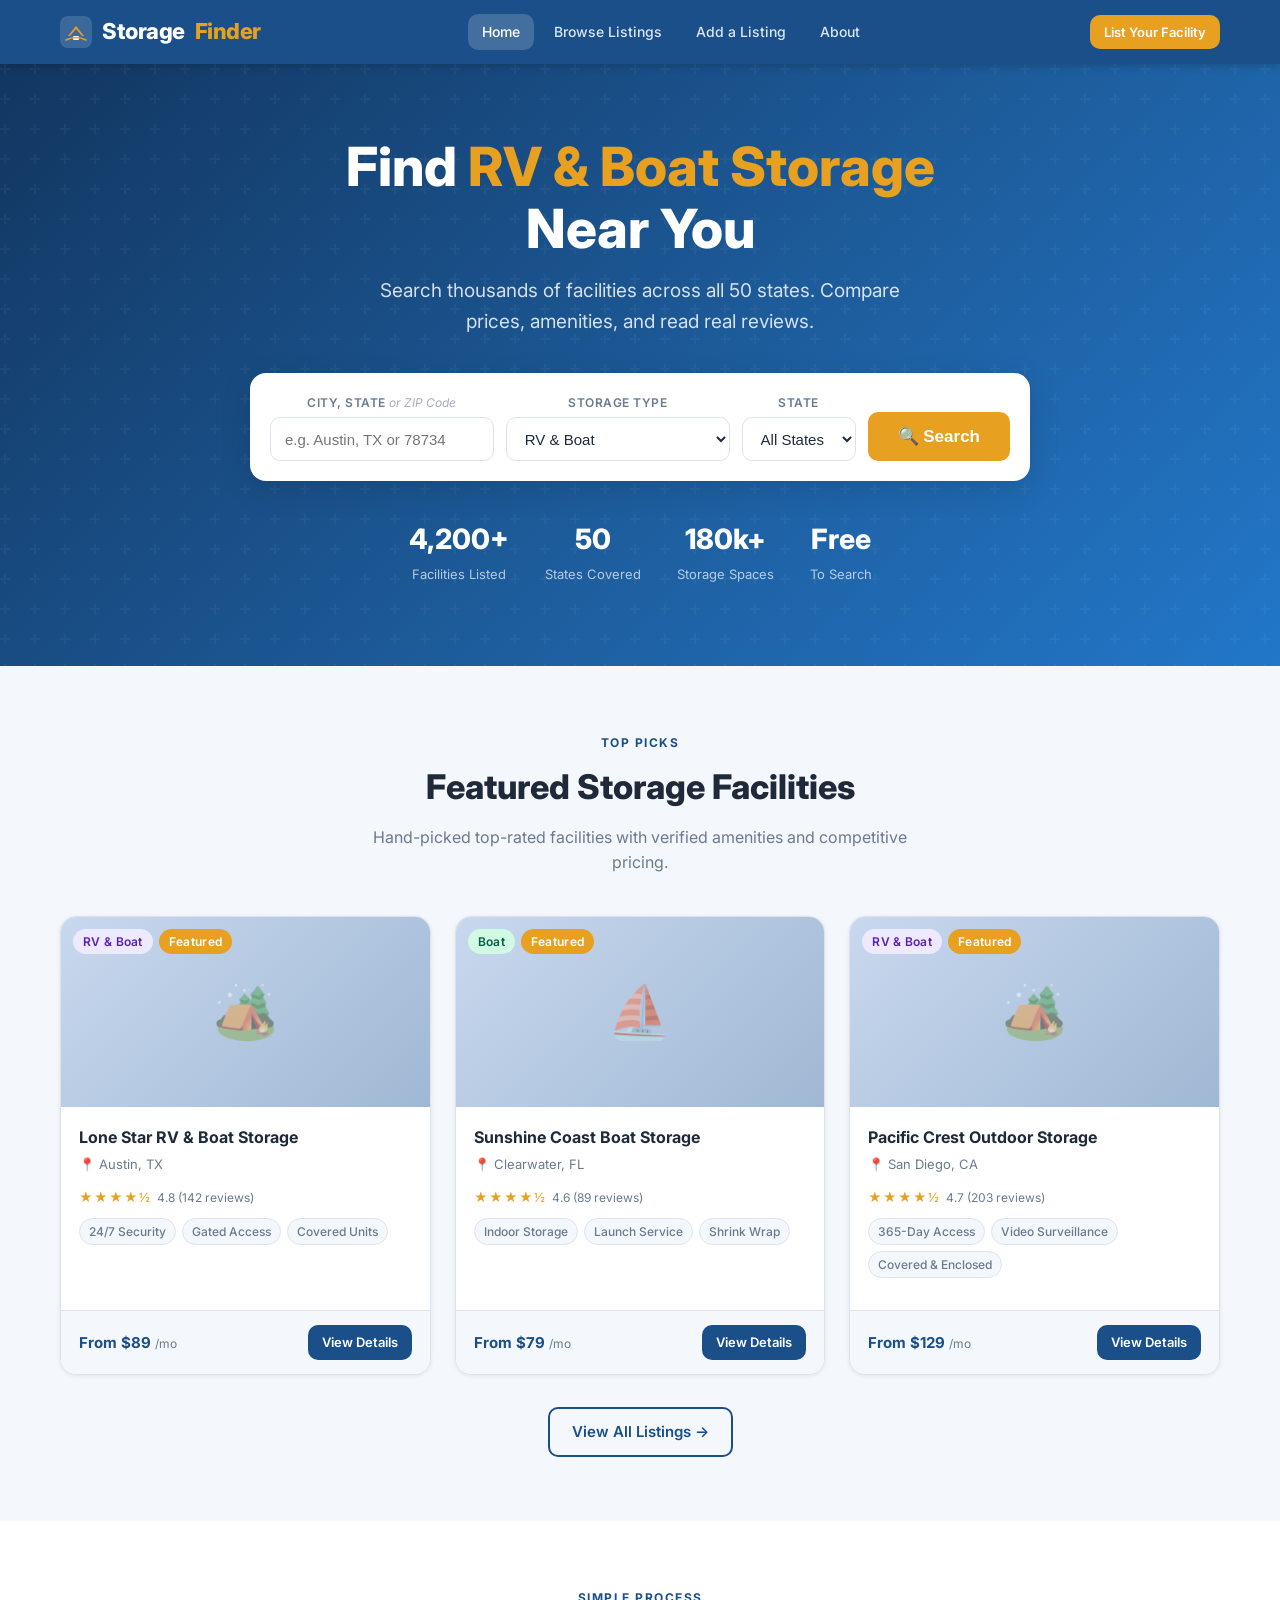
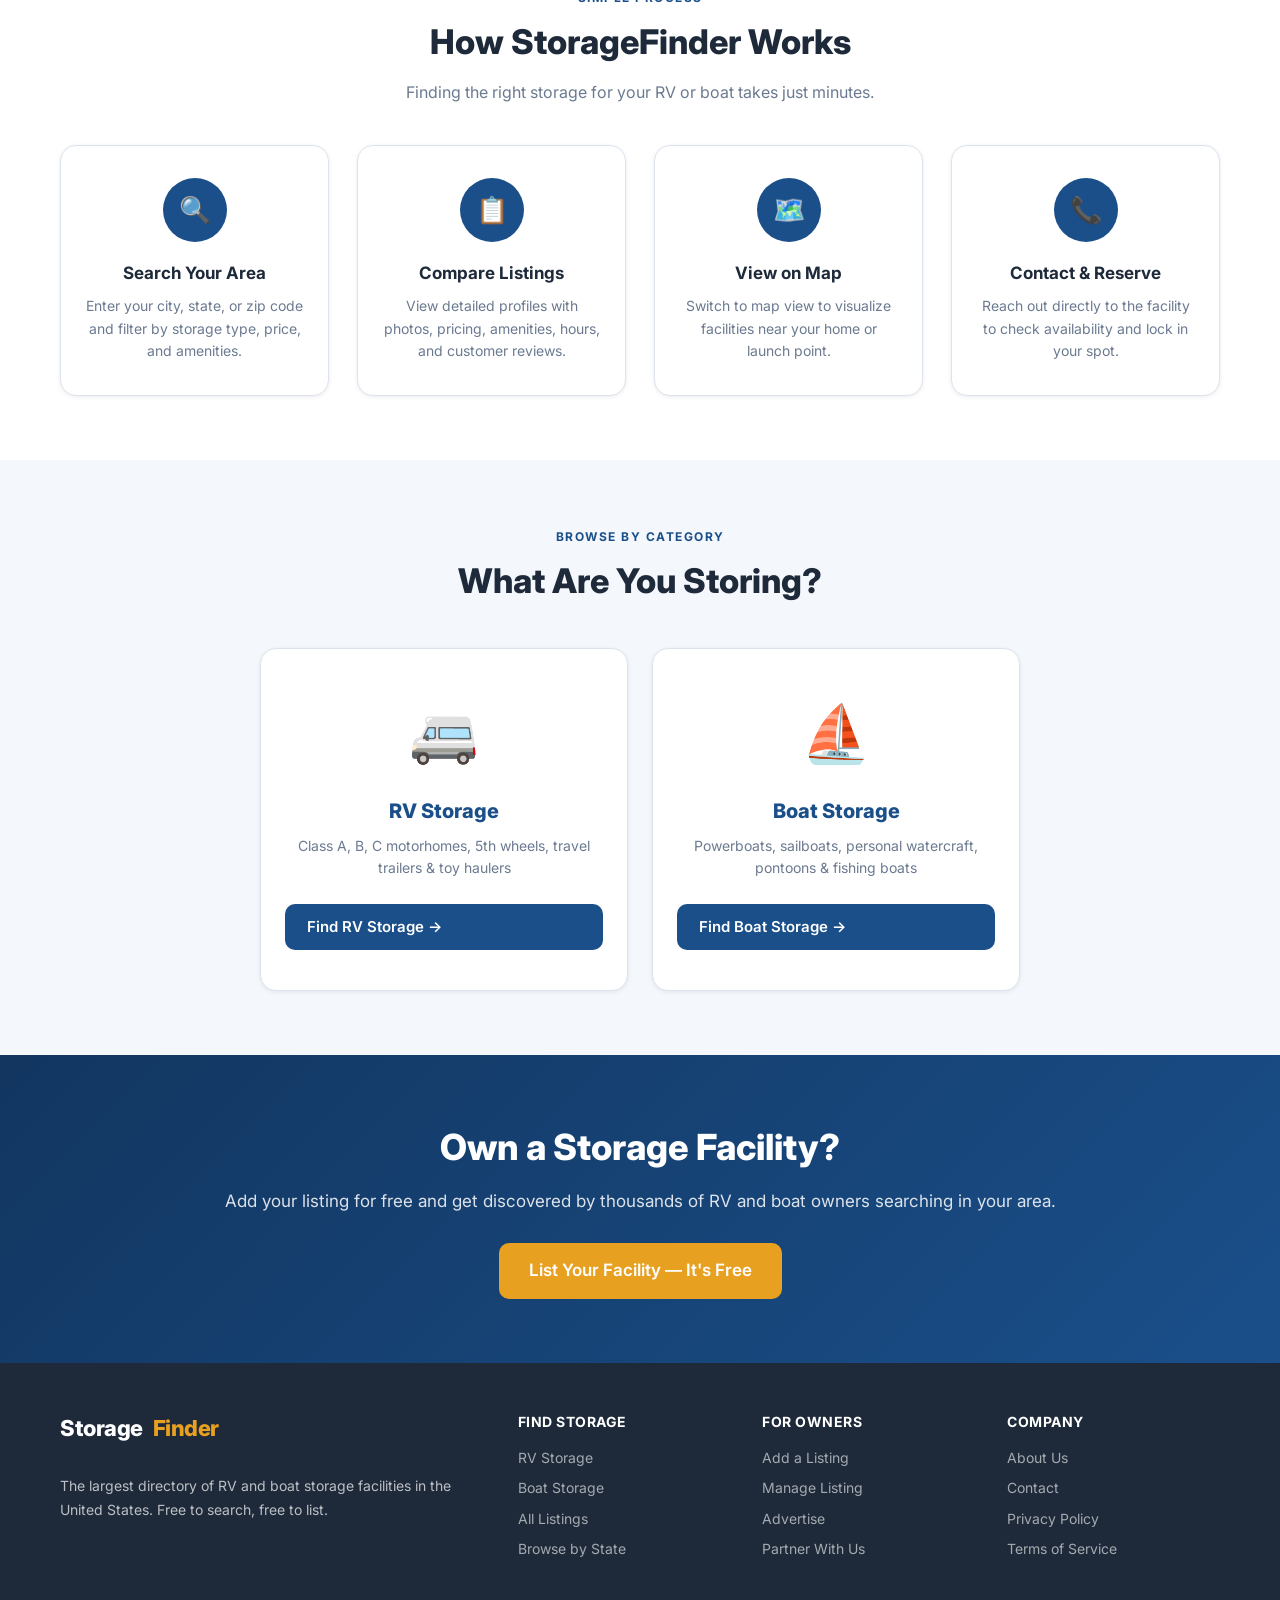
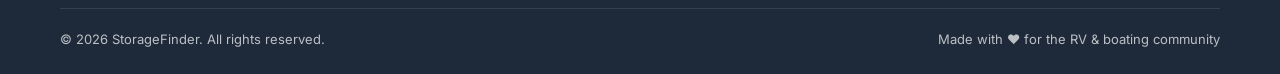
<file: index.html>
<!DOCTYPE html>
<html lang="en">
<head>
  <meta charset="UTF-8" />
  <meta name="viewport" content="width=device-width, initial-scale=1.0" />
  <title>StorageFinder — Find RV &amp; Boat Storage Near You</title>
  <meta name="description" content="Search thousands of RV and boat storage facilities across the United States. Compare prices, amenities, and read reviews." />
  <link rel="preconnect" href="https://fonts.googleapis.com" />
  <link href="https://fonts.googleapis.com/css2?family=Inter:wght@400;500;600;700;800&display=swap" rel="stylesheet" />
  <link rel="stylesheet" href="css/styles.css" />
</head>
<body>

<!-- ===== NAV ===== -->
<nav class="navbar">
  <div class="container">
    <a href="index.html" class="nav-logo">
      <svg viewBox="0 0 32 32" fill="none" xmlns="http://www.w3.org/2000/svg">
        <rect width="32" height="32" rx="8" fill="rgba(255,255,255,0.15)"/>
        <path d="M8 20 L16 10 L24 20 L22 20 L16 13 L10 20 Z" fill="#e8a020"/>
        <rect x="13" y="20" width="6" height="4" rx="1" fill="white"/>
        <path d="M6 24 Q16 19 26 24" stroke="#e8a020" stroke-width="1.5" fill="none" stroke-linecap="round"/>
      </svg>
      Storage<span class="accent">Finder</span>
    </a>
    <div class="nav-links">
      <a href="index.html" class="active">Home</a>
      <a href="search.html">Browse Listings</a>
      <a href="submit.html">Add a Listing</a>
      <a href="#about">About</a>
    </div>
    <a href="submit.html" class="btn btn-accent btn-sm nav-cta">List Your Facility</a>
    <button class="hamburger" id="hamburger" aria-label="Menu">
      <span></span><span></span><span></span>
    </button>
  </div>
</nav>

<!-- ===== HERO ===== -->
<section class="hero">
  <div class="hero-content">
    <h1>Find <em>RV &amp; Boat Storage</em><br>Near You</h1>
    <p>Search thousands of facilities across all 50 states. Compare prices, amenities, and read real reviews.</p>

    <!-- Search Box -->
    <div class="search-box" id="heroSearch">
      <div class="search-field" style="position:relative;">
        <label for="heroLocation">City, State <em style="font-weight:400;text-transform:none;letter-spacing:0;color:#aab;">or ZIP Code</em></label>
        <input type="text" id="heroLocation" placeholder="e.g. Austin, TX or 78734" maxlength="40" autocomplete="off" />
        <span id="zipSpinner" style="display:none;position:absolute;right:12px;bottom:10px;font-size:16px;animation:spin .7s linear infinite;">⏳</span>
        <span id="zipCheck" style="display:none;position:absolute;right:12px;bottom:10px;font-size:16px;color:#2e8b57;">✅</span>
      </div>
      <div class="search-field">
        <label>Storage Type</label>
        <select id="heroType">
          <option value="all">RV &amp; Boat</option>
          <option value="rv">RV Only</option>
          <option value="boat">Boat Only</option>
        </select>
      </div>
      <div class="search-field">
        <label>State</label>
        <select id="heroState">
          <option value="">All States</option>
        </select>
      </div>
      <button class="btn btn-accent btn-lg" onclick="heroSearch()">🔍 Search</button>
    </div>

    <!-- Stats -->
    <div class="hero-stats">
      <div class="hero-stat">
        <span class="num">4,200+</span>
        <span class="lbl">Facilities Listed</span>
      </div>
      <div class="hero-stat">
        <span class="num">50</span>
        <span class="lbl">States Covered</span>
      </div>
      <div class="hero-stat">
        <span class="num">180k+</span>
        <span class="lbl">Storage Spaces</span>
      </div>
      <div class="hero-stat">
        <span class="num">Free</span>
        <span class="lbl">To Search</span>
      </div>
    </div>
  </div>
</section>

<!-- ===== FEATURED LISTINGS ===== -->
<section>
  <div class="container">
    <div class="section-head">
      <span class="eyebrow">Top Picks</span>
      <h2>Featured Storage Facilities</h2>
      <p>Hand-picked top-rated facilities with verified amenities and competitive pricing.</p>
    </div>
    <div class="cards-grid" id="featuredGrid"></div>
    <div class="text-center mt-4">
      <a href="search.html" class="btn btn-outline">View All Listings →</a>
    </div>
  </div>
</section>

<!-- ===== HOW IT WORKS ===== -->
<section class="alt-bg" id="about">
  <div class="container">
    <div class="section-head">
      <span class="eyebrow">Simple Process</span>
      <h2>How StorageFinder Works</h2>
      <p>Finding the right storage for your RV or boat takes just minutes.</p>
    </div>
    <div class="how-steps">
      <div class="how-step">
        <div class="step-icon">🔍</div>
        <h3>Search Your Area</h3>
        <p>Enter your city, state, or zip code and filter by storage type, price, and amenities.</p>
      </div>
      <div class="how-step">
        <div class="step-icon">📋</div>
        <h3>Compare Listings</h3>
        <p>View detailed profiles with photos, pricing, amenities, hours, and customer reviews.</p>
      </div>
      <div class="how-step">
        <div class="step-icon">🗺️</div>
        <h3>View on Map</h3>
        <p>Switch to map view to visualize facilities near your home or launch point.</p>
      </div>
      <div class="how-step">
        <div class="step-icon">📞</div>
        <h3>Contact &amp; Reserve</h3>
        <p>Reach out directly to the facility to check availability and lock in your spot.</p>
      </div>
    </div>
  </div>
</section>

<!-- ===== BROWSE BY TYPE ===== -->
<section>
  <div class="container">
    <div class="section-head">
      <span class="eyebrow">Browse by Category</span>
      <h2>What Are You Storing?</h2>
    </div>
    <div style="display:grid;grid-template-columns:1fr 1fr;gap:24px;max-width:760px;margin:0 auto;">
      <a href="search.html?type=rv" class="listing-card" style="text-decoration:none;text-align:center;padding:40px 24px;">
        <div style="font-size:56px;margin-bottom:16px;">🚐</div>
        <h3 style="font-size:20px;font-weight:800;color:var(--primary);margin-bottom:8px;">RV Storage</h3>
        <p style="color:var(--muted);font-size:14px;">Class A, B, C motorhomes, 5th wheels, travel trailers &amp; toy haulers</p>
        <div class="btn btn-primary mt-3" style="display:inline-flex;">Find RV Storage →</div>
      </a>
      <a href="search.html?type=boat" class="listing-card" style="text-decoration:none;text-align:center;padding:40px 24px;">
        <div style="font-size:56px;margin-bottom:16px;">⛵</div>
        <h3 style="font-size:20px;font-weight:800;color:var(--primary);margin-bottom:8px;">Boat Storage</h3>
        <p style="color:var(--muted);font-size:14px;">Powerboats, sailboats, personal watercraft, pontoons &amp; fishing boats</p>
        <div class="btn btn-primary mt-3" style="display:inline-flex;">Find Boat Storage →</div>
      </a>
    </div>
  </div>
</section>

<!-- ===== CTA BANNER ===== -->
<section class="cta-banner">
  <div class="container">
    <h2>Own a Storage Facility?</h2>
    <p>Add your listing for free and get discovered by thousands of RV and boat owners searching in your area.</p>
    <a href="submit.html" class="btn btn-accent btn-lg">List Your Facility — It's Free</a>
  </div>
</section>

<!-- ===== FOOTER ===== -->
<footer>
  <div class="container">
    <div class="footer-grid">
      <div class="footer-brand">
        <a href="index.html" class="nav-logo" style="display:inline-flex;">
          Storage<span class="accent">Finder</span>
        </a>
        <p class="mt-2">The largest directory of RV and boat storage facilities in the United States. Free to search, free to list.</p>
      </div>
      <div class="footer-col">
        <h4>Find Storage</h4>
        <a href="search.html?type=rv">RV Storage</a>
        <a href="search.html?type=boat">Boat Storage</a>
        <a href="search.html">All Listings</a>
        <a href="search.html">Browse by State</a>
      </div>
      <div class="footer-col">
        <h4>For Owners</h4>
        <a href="submit.html">Add a Listing</a>
        <a href="#">Manage Listing</a>
        <a href="#">Advertise</a>
        <a href="#">Partner With Us</a>
      </div>
      <div class="footer-col">
        <h4>Company</h4>
        <a href="#about">About Us</a>
        <a href="#">Contact</a>
        <a href="#">Privacy Policy</a>
        <a href="#">Terms of Service</a>
      </div>
    </div>
    <div class="footer-bottom">
      <span>&copy; 2026 StorageFinder. All rights reserved.</span>
      <span>Made with ❤️ for the RV &amp; boating community</span>
    </div>
  </div>
</footer>

<script src="js/listings.js"></script>
<script>
  /* Populate state dropdown */
  const heroState = document.getElementById('heroState');
  US_STATES.forEach(s => {
    const opt = document.createElement('option');
    opt.value = s; opt.textContent = s;
    heroState.appendChild(opt);
  });

  /* Featured listings */
  const featured = LISTINGS.filter(l => l.featured);
  document.getElementById('featuredGrid').innerHTML = featured.map(buildCard).join('');

  /* Hero search */
  function heroSearch() {
    const loc = document.getElementById('heroLocation').value;
    const type = document.getElementById('heroType').value;
    const state = document.getElementById('heroState').value;
    const params = new URLSearchParams();
    if (loc) params.set('q', loc);
    if (type !== 'all') params.set('type', type);
    if (state) params.set('state', state);
    window.location.href = 'search.html?' + params.toString();
  }

  document.getElementById('heroLocation').addEventListener('keydown', e => {
    if (e.key === 'Enter') heroSearch();
  });

  /* === ZIP Code auto-resolve === */
  let zipDebounce = null;

  document.getElementById('heroLocation').addEventListener('input', function () {
    const val = this.value.trim();
    clearTimeout(zipDebounce);
    hideZipFeedback();

    // Only trigger on exactly 5 digits
    if (!/^\d{5}$/.test(val)) return;

    zipDebounce = setTimeout(() => resolveZip(val), 300);
  });

  function showZipSpinner(show) {
    document.getElementById('zipSpinner').style.display = show ? 'inline' : 'none';
  }
  function showZipCheck(show) {
    document.getElementById('zipCheck').style.display = show ? 'inline' : 'none';
  }
  function hideZipFeedback() {
    showZipSpinner(false);
    showZipCheck(false);
  }

  async function resolveZip(zip) {
    showZipSpinner(true);
    try {
      const res = await fetch(`https://api.zippopotam.us/us/${zip}`);
      if (!res.ok) throw new Error('Not found');
      const data = await res.json();

      const city  = data.places[0]['place name'];
      const state = data.places[0]['state abbreviation'];

      // Fill in the location field with resolved city, state
      const input = document.getElementById('heroLocation');
      input.value = `${city}, ${state}`;

      // Auto-select the state dropdown
      const stateSelect = document.getElementById('heroState');
      stateSelect.value = state;

      showZipSpinner(false);
      showZipCheck(true);
      setTimeout(() => showZipCheck(false), 2500);

    } catch (err) {
      showZipSpinner(false);
      // Invalid ZIP — leave input as-is, user can correct it
    }
  }

  /* Hamburger */
  document.getElementById('hamburger').addEventListener('click', () => {
    const nav = document.querySelector('.nav-links');
    nav.style.display = nav.style.display === 'flex' ? 'none' : 'flex';
    nav.style.flexDirection = 'column';
    nav.style.position = 'absolute';
    nav.style.top = '64px';
    nav.style.left = '0';
    nav.style.right = '0';
    nav.style.background = 'var(--primary)';
    nav.style.padding = '12px';
    nav.style.zIndex = '999';
  });
</script>
</body>
</html>
</file>
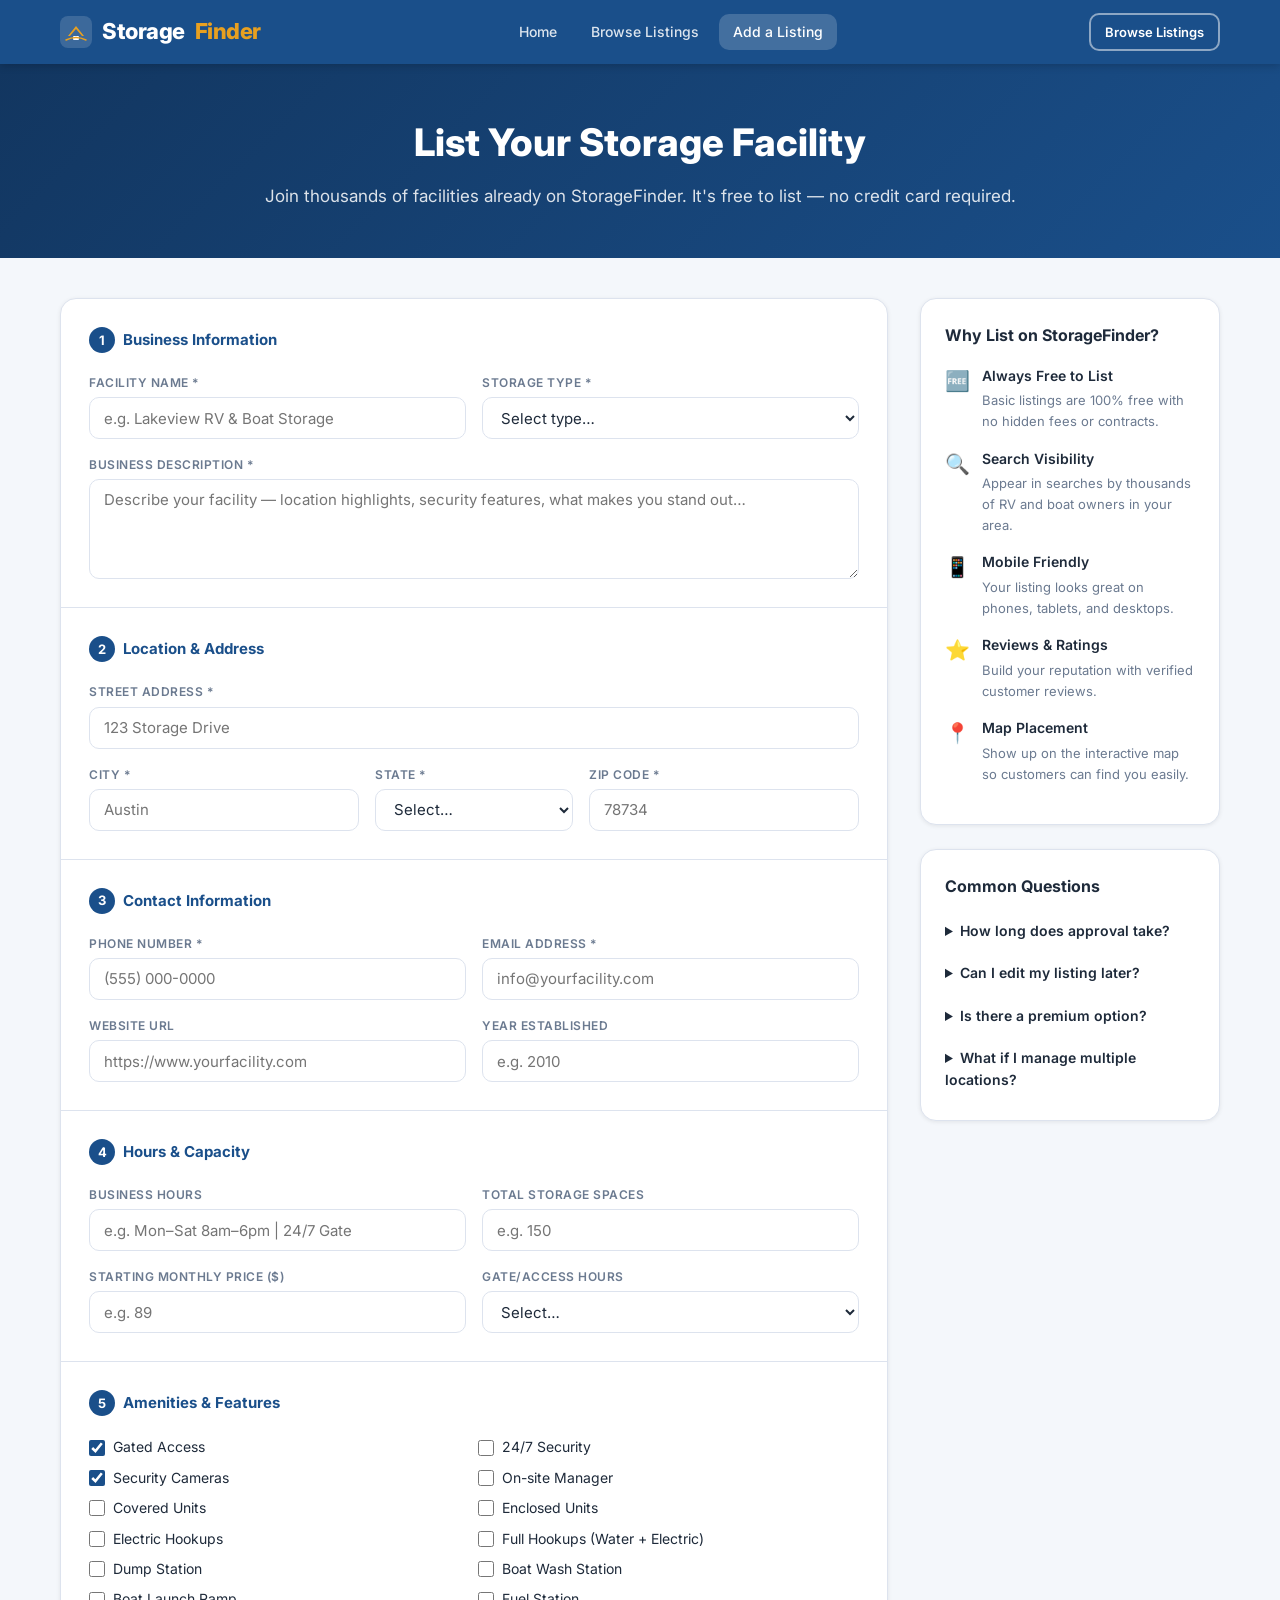
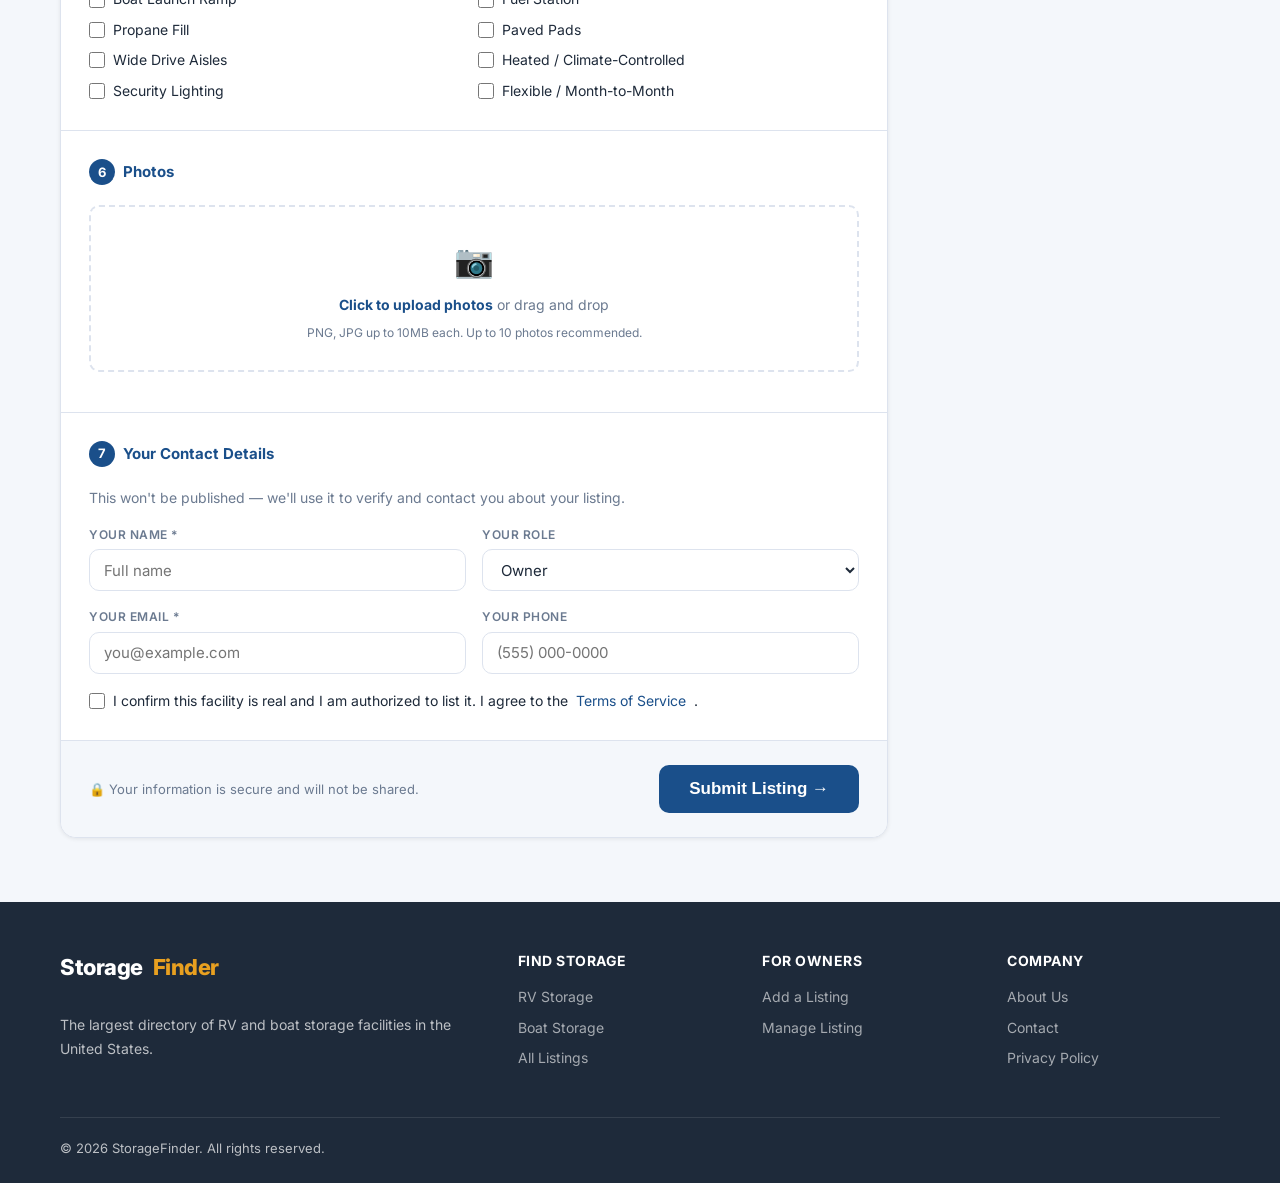
<file: submit.html>
<!DOCTYPE html>
<html lang="en">
<head>
  <meta charset="UTF-8" />
  <meta name="viewport" content="width=device-width, initial-scale=1.0" />
  <title>List Your Facility — StorageFinder</title>
  <meta name="description" content="Add your RV or boat storage facility to StorageFinder for free. Reach thousands of RV and boat owners searching for storage in your area." />
  <link rel="preconnect" href="https://fonts.googleapis.com" />
  <link href="https://fonts.googleapis.com/css2?family=Inter:wght@400;500;600;700;800&display=swap" rel="stylesheet" />
  <link rel="stylesheet" href="css/styles.css" />
</head>
<body>

<!-- ===== NAV ===== -->
<nav class="navbar">
  <div class="container">
    <a href="index.html" class="nav-logo">
      <svg viewBox="0 0 32 32" fill="none" xmlns="http://www.w3.org/2000/svg">
        <rect width="32" height="32" rx="8" fill="rgba(255,255,255,0.15)"/>
        <path d="M8 20 L16 10 L24 20 L22 20 L16 13 L10 20 Z" fill="#e8a020"/>
        <rect x="13" y="20" width="6" height="4" rx="1" fill="white"/>
        <path d="M6 24 Q16 19 26 24" stroke="#e8a020" stroke-width="1.5" fill="none" stroke-linecap="round"/>
      </svg>
      Storage<span class="accent">Finder</span>
    </a>
    <div class="nav-links">
      <a href="index.html">Home</a>
      <a href="search.html">Browse Listings</a>
      <a href="submit.html" class="active">Add a Listing</a>
    </div>
    <a href="search.html" class="btn btn-outline btn-sm nav-cta" style="color:white;border-color:rgba(255,255,255,.5);">Browse Listings</a>
  </div>
</nav>

<!-- ===== HERO ===== -->
<div class="submit-hero">
  <div class="container">
    <h1>List Your Storage Facility</h1>
    <p>Join thousands of facilities already on StorageFinder. It's free to list — no credit card required.</p>
  </div>
</div>

<!-- ===== CONTENT ===== -->
<main>
  <div class="container">
    <div class="submit-layout">

      <!-- FORM -->
      <div class="submit-form-card" id="submitForm">

        <!-- Section 1: Business Info -->
        <div class="form-section">
          <div class="form-section-title">
            <div class="step-num">1</div>
            Business Information
          </div>
          <div class="form-row cols-2">
            <div class="form-group">
              <label>Facility Name *</label>
              <input type="text" id="facName" placeholder="e.g. Lakeview RV &amp; Boat Storage" required />
            </div>
            <div class="form-group">
              <label>Storage Type *</label>
              <select id="facType" required>
                <option value="">Select type…</option>
                <option value="rv">RV Storage Only</option>
                <option value="boat">Boat Storage Only</option>
                <option value="both">Both RV &amp; Boat Storage</option>
              </select>
            </div>
          </div>
          <div class="form-row mt-2">
            <div class="form-group">
              <label>Business Description *</label>
              <textarea id="facDesc" placeholder="Describe your facility — location highlights, security features, what makes you stand out…" required></textarea>
            </div>
          </div>
        </div>

        <!-- Section 2: Location -->
        <div class="form-section">
          <div class="form-section-title">
            <div class="step-num">2</div>
            Location &amp; Address
          </div>
          <div class="form-row">
            <div class="form-group">
              <label>Street Address *</label>
              <input type="text" id="facAddress" placeholder="123 Storage Drive" required />
            </div>
          </div>
          <div class="form-row cols-3 mt-2">
            <div class="form-group">
              <label>City *</label>
              <input type="text" id="facCity" placeholder="Austin" required />
            </div>
            <div class="form-group">
              <label>State *</label>
              <select id="facState" required>
                <option value="">Select…</option>
              </select>
            </div>
            <div class="form-group">
              <label>ZIP Code *</label>
              <input type="text" id="facZip" placeholder="78734" maxlength="10" required />
            </div>
          </div>
        </div>

        <!-- Section 3: Contact -->
        <div class="form-section">
          <div class="form-section-title">
            <div class="step-num">3</div>
            Contact Information
          </div>
          <div class="form-row cols-2">
            <div class="form-group">
              <label>Phone Number *</label>
              <input type="tel" id="facPhone" placeholder="(555) 000-0000" required />
            </div>
            <div class="form-group">
              <label>Email Address *</label>
              <input type="email" id="facEmail" placeholder="info@yourfacility.com" required />
            </div>
          </div>
          <div class="form-row cols-2 mt-2">
            <div class="form-group">
              <label>Website URL</label>
              <input type="url" id="facWebsite" placeholder="https://www.yourfacility.com" />
            </div>
            <div class="form-group">
              <label>Year Established</label>
              <input type="number" id="facYear" placeholder="e.g. 2010" min="1900" max="2026" />
            </div>
          </div>
        </div>

        <!-- Section 4: Hours & Capacity -->
        <div class="form-section">
          <div class="form-section-title">
            <div class="step-num">4</div>
            Hours &amp; Capacity
          </div>
          <div class="form-row cols-2">
            <div class="form-group">
              <label>Business Hours</label>
              <input type="text" id="facHours" placeholder="e.g. Mon–Sat 8am–6pm | 24/7 Gate" />
            </div>
            <div class="form-group">
              <label>Total Storage Spaces</label>
              <input type="number" id="facSpaces" placeholder="e.g. 150" min="1" />
            </div>
          </div>
          <div class="form-row cols-2 mt-2">
            <div class="form-group">
              <label>Starting Monthly Price ($)</label>
              <input type="number" id="facPrice" placeholder="e.g. 89" min="0" />
            </div>
            <div class="form-group">
              <label>Gate/Access Hours</label>
              <select id="facAccess">
                <option value="">Select…</option>
                <option>24/7 Access</option>
                <option>Daily 6am–10pm</option>
                <option>Business Hours Only</option>
                <option>By Appointment</option>
              </select>
            </div>
          </div>
        </div>

        <!-- Section 5: Amenities -->
        <div class="form-section">
          <div class="form-section-title">
            <div class="step-num">5</div>
            Amenities &amp; Features
          </div>
          <div class="checkbox-grid">
            <label class="check-item"><input type="checkbox" name="amenity" value="Gated Access" checked /> Gated Access</label>
            <label class="check-item"><input type="checkbox" name="amenity" value="24/7 Security" /> 24/7 Security</label>
            <label class="check-item"><input type="checkbox" name="amenity" value="Security Cameras" checked /> Security Cameras</label>
            <label class="check-item"><input type="checkbox" name="amenity" value="On-site Manager" /> On-site Manager</label>
            <label class="check-item"><input type="checkbox" name="amenity" value="Covered Units" /> Covered Units</label>
            <label class="check-item"><input type="checkbox" name="amenity" value="Enclosed Units" /> Enclosed Units</label>
            <label class="check-item"><input type="checkbox" name="amenity" value="Electric Hookups" /> Electric Hookups</label>
            <label class="check-item"><input type="checkbox" name="amenity" value="Full Hookups" /> Full Hookups (Water + Electric)</label>
            <label class="check-item"><input type="checkbox" name="amenity" value="Dump Station" /> Dump Station</label>
            <label class="check-item"><input type="checkbox" name="amenity" value="Boat Wash Station" /> Boat Wash Station</label>
            <label class="check-item"><input type="checkbox" name="amenity" value="Launch Ramp" /> Boat Launch Ramp</label>
            <label class="check-item"><input type="checkbox" name="amenity" value="Fuel Station" /> Fuel Station</label>
            <label class="check-item"><input type="checkbox" name="amenity" value="Propane Fill" /> Propane Fill</label>
            <label class="check-item"><input type="checkbox" name="amenity" value="Paved Pads" /> Paved Pads</label>
            <label class="check-item"><input type="checkbox" name="amenity" value="Wide Drive Aisles" /> Wide Drive Aisles</label>
            <label class="check-item"><input type="checkbox" name="amenity" value="Heated Units" /> Heated / Climate-Controlled</label>
            <label class="check-item"><input type="checkbox" name="amenity" value="Lighting" /> Security Lighting</label>
            <label class="check-item"><input type="checkbox" name="amenity" value="Flexible Lease" /> Flexible / Month-to-Month</label>
          </div>
        </div>

        <!-- Section 6: Photos -->
        <div class="form-section">
          <div class="form-section-title">
            <div class="step-num">6</div>
            Photos
          </div>
          <div class="upload-area" onclick="document.getElementById('photoInput').click()">
            <div class="upload-icon">📷</div>
            <p><strong>Click to upload photos</strong> or drag and drop</p>
            <p style="margin-top:6px;font-size:12px;">PNG, JPG up to 10MB each. Up to 10 photos recommended.</p>
            <input type="file" id="photoInput" multiple accept="image/*" style="display:none;" onchange="handlePhotos(this)" />
          </div>
          <div id="photoPreview" style="display:flex;flex-wrap:wrap;gap:10px;margin-top:12px;"></div>
        </div>

        <!-- Section 7: Your Info -->
        <div class="form-section">
          <div class="form-section-title">
            <div class="step-num">7</div>
            Your Contact Details
          </div>
          <p style="font-size:14px;color:var(--muted);margin-bottom:16px;">This won't be published — we'll use it to verify and contact you about your listing.</p>
          <div class="form-row cols-2">
            <div class="form-group">
              <label>Your Name *</label>
              <input type="text" id="ownerName" placeholder="Full name" required />
            </div>
            <div class="form-group">
              <label>Your Role</label>
              <select id="ownerRole">
                <option>Owner</option>
                <option>Manager</option>
                <option>Marketing</option>
                <option>Other</option>
              </select>
            </div>
          </div>
          <div class="form-row cols-2 mt-2">
            <div class="form-group">
              <label>Your Email *</label>
              <input type="email" id="ownerEmail" placeholder="you@example.com" required />
            </div>
            <div class="form-group">
              <label>Your Phone</label>
              <input type="tel" id="ownerPhone" placeholder="(555) 000-0000" />
            </div>
          </div>
          <div class="mt-2">
            <label class="check-item" style="font-size:14px;">
              <input type="checkbox" id="agreeTerms" required />
              I confirm this facility is real and I am authorized to list it. I agree to the <a href="#">Terms of Service</a>.
            </label>
          </div>
        </div>

        <!-- Form Actions -->
        <div class="form-actions">
          <div style="font-size:13px;color:var(--muted);">🔒 Your information is secure and will not be shared.</div>
          <button type="button" class="btn btn-primary btn-lg" onclick="submitListing()">Submit Listing →</button>
        </div>

      </div><!-- end submit-form-card -->

      <!-- SUCCESS STATE (hidden initially) -->
      <div id="successMsg" style="display:none;" class="submit-form-card">
        <div style="padding:60px 32px;text-align:center;">
          <div style="font-size:72px;margin-bottom:20px;">🎉</div>
          <h2 style="font-size:28px;font-weight:800;margin-bottom:12px;">Listing Submitted!</h2>
          <p style="font-size:16px;color:var(--muted);max-width:480px;margin:0 auto 28px;">Thank you! We'll review your submission and have your listing live within 1–2 business days. You'll receive a confirmation email shortly.</p>
          <div style="display:flex;gap:14px;justify-content:center;flex-wrap:wrap;">
            <a href="index.html" class="btn btn-primary">← Back to Home</a>
            <a href="search.html" class="btn btn-outline">Browse Listings</a>
          </div>
        </div>
      </div>

      <!-- SIDEBAR -->
      <div>
        <!-- Why List Card -->
        <div class="benefits-card">
          <h3>Why List on StorageFinder?</h3>

          <div class="benefit-item">
            <span class="bi">🆓</span>
            <div>
              <h4>Always Free to List</h4>
              <p>Basic listings are 100% free with no hidden fees or contracts.</p>
            </div>
          </div>
          <div class="benefit-item">
            <span class="bi">🔍</span>
            <div>
              <h4>Search Visibility</h4>
              <p>Appear in searches by thousands of RV and boat owners in your area.</p>
            </div>
          </div>
          <div class="benefit-item">
            <span class="bi">📱</span>
            <div>
              <h4>Mobile Friendly</h4>
              <p>Your listing looks great on phones, tablets, and desktops.</p>
            </div>
          </div>
          <div class="benefit-item">
            <span class="bi">⭐</span>
            <div>
              <h4>Reviews &amp; Ratings</h4>
              <p>Build your reputation with verified customer reviews.</p>
            </div>
          </div>
          <div class="benefit-item">
            <span class="bi">📍</span>
            <div>
              <h4>Map Placement</h4>
              <p>Show up on the interactive map so customers can find you easily.</p>
            </div>
          </div>
        </div>

        <!-- FAQ Card -->
        <div class="benefits-card mt-3">
          <h3>Common Questions</h3>
          <div style="font-size:14px;">
            <details style="margin-bottom:12px;">
              <summary style="font-weight:600;cursor:pointer;padding:4px 0;">How long does approval take?</summary>
              <p style="color:var(--muted);padding:8px 0;">Most listings are reviewed and published within 1-2 business days.</p>
            </details>
            <details style="margin-bottom:12px;">
              <summary style="font-weight:600;cursor:pointer;padding:4px 0;">Can I edit my listing later?</summary>
              <p style="color:var(--muted);padding:8px 0;">Yes! You'll receive a management link by email to update hours, photos, pricing, and more anytime.</p>
            </details>
            <details style="margin-bottom:12px;">
              <summary style="font-weight:600;cursor:pointer;padding:4px 0;">Is there a premium option?</summary>
              <p style="color:var(--muted);padding:8px 0;">YYKs -— featured listings get priority placement in search results and the homepage. Contact us for details.</p>
            </details>
            <details>
              <summary style="font-weight:600;cursor:pointer;padding:4px 0;">What if I manage multiple locations?</summary>
              <p style="color:var(--muted);padding:8px 0;">You can submit each location separately, or contact us for a bulk listing option.</p>
            </details>
          </div>
        </div>
      </div>

    </div>
  </div>
</main>

<!-- ===== FOOTER ===== -->
<footer>
  <div class="container">
    <div class="footer-grid">
      <div class="footer-brand">
        <a href="index.html" class="nav-logo" style="display:inline-flex;">Storage<span class="accent">Finder</span></a>
        <p class="mt-2">The largest directory of RV and boat storage facilities in the United States.</p>
      </div>
      <div class="footer-col">
        <h4>Find Storage</h4>
        <a href="search.html?type=rv">RV Storage</a>
        <a href="search.html?type=boat">Boat Storage</a>
        <a href="search.html">All Listings</a>
      </div>
      <div class="footer-col">
        <h4>For Owners</h4>
        <a href="submit.html">Add a Listing</a>
        <a href="#">Manage Listing</a>
      </div>
      <div class="footer-col">
        <h4>Company</h4>
        <a href="index.html#about">About Us</a>
        <a href="#">Contact</a>
        <a href="#">Privacy Policy</a>
      </div>
    </div>
    <div class="footer-bottom">
      <span>&copy; 2026 StorageFinder. All rights reserved.</span>
    </div>
  </div>
</footer>

<!-- Toast -->
<div class="toast" id="toast"></div>

<script src="js/listings.js"></script>
<script>
  /* Populate state dropdown */
  const facState = document.getElementById('facState');
  US_STATES.forEach(s => {
    const opt = document.createElement('option');
    opt.value = s; opt.textContent = s;
    facState.appendChild(opt);
  });

  function showToast(msg, type = 'success') {
    const t = document.getElementById('toast');
    t.textContent = (type === 'success' ? '✅ ' : '⚠️ ') + msg;
    t.className = 'toast show ' + type;
    setTimeout(() => t.classList.remove('show'), 4000);
  }

  /* Photo preview */
  function handlePhotos(input) {
    const preview = document.getElementById('photoPreview');
    Array.from(input.files).forEach(file => {
      const reader = new FileReader();
      reader.onload = e => {
        const img = document.createElement('img');
        img.src = e.target.result;
        img.style.cssText = 'width:80px;height:80px;object-fit:cover;border-radius:8px;border:2px solid var(--border);';
        preview.appendChild(img);
      };
      reader.readAsDataURL(file);
    });
  }

  /* Validate & submit */
  function submitListing() {
    const required = ['facName', 'facType', 'facDesc', 'facAddress', 'facCity', 'facState', 'facZip', 'facPhone', 'facEmail', 'ownerName', 'ownerEmail'];
    for (const id of required) {
      const el = document.getElementById(id);
      if (!el.value.trim()) {
        el.focus();
        el.style.borderColor = '#c0392b';
        showToast(`Please fill in: ${el.previousElementSibling?.textContent?.replace(' *','') || id}`, 'error');
        setTimeout(() => el.style.borderColor = '', 3000);
        return;
      }
    }
    if (!document.getElementById('agreeTerms').checked) {
      showToast('Please agree to the Terms of Service', 'error');
      return;
    }

    /* Show success */
    document.getElementById('submitForm').style.display = 'none';
    document.getElementById('successMsg').style.display = 'block';
    window.scrollTo({ top: 0, behavior: 'smooth' });
  }
</script>
</body>
</html>
</file>
<file: css/styles.css>
/* =========================================================
   StorageFinder — Global Stylesheet
   ========================================================= */

/* ---------- Reset & Base ---------- */
*, *::before, *::after { box-sizing: border-box; margin: 0; padding: 0; }

:root {
  --primary:   #1a4f8a;
  --primary-dark: #123660;
  --accent:    #e8a020;
  --accent-dark: #c88010;
  --success:   #2e8b57;
  --light-bg:  #f4f7fb;
  --card-bg:   #ffffff;
  --border:    #dde3ee;
  --text:      #1e2a3a;
  --muted:     #6b7a90;
  --white:     #ffffff;
  --shadow-sm: 0 1px 4px rgba(0,0,0,.08);
  --shadow-md: 0 4px 16px rgba(0,0,0,.10);
  --shadow-lg: 0 8px 32px rgba(0,0,0,.12);
  --radius:    10px;
  --radius-lg: 16px;
  --transition: .2s ease;
  --font: 'Inter', system-ui, -apple-system, sans-serif;
}

html { scroll-behavior: smooth; }

body {
  font-family: var(--font);
  font-size: 15px;
  line-height: 1.6;
  color: var(--text);
  background: var(--light-bg);
}

a { color: var(--primary); text-decoration: none; }
a:hover { color: var(--primary-dark); }
img { max-width: 100%; display: block; }
ul { list-style: none; }

/* ---------- Utilities ---------- */
.container { max-width: 1200px; margin: 0 auto; padding: 0 20px; }
.text-center { text-align: center; }
.text-muted { color: var(--muted); }
.mt-1 { margin-top: 8px; }
.mt-2 { margin-top: 16px; }
.mt-3 { margin-top: 24px; }
.mt-4 { margin-top: 32px; }
.mb-1 { margin-bottom: 8px; }
.mb-2 { margin-bottom: 16px; }
  
.flex { display: flex; }
.flex-wrap { flex-wrap: wrap; }
.items-center { align-items: center; }
.gap-1 { gap: 8px; }
.gap-2 { gap: 16px; }

/* ---------- Buttons ---------- */
.btn {
  display: inline-flex;
  align-items: center;
  gap: 8px;
  padding: 11px 22px;
  border-radius: var(--radius);
  font-size: 15px;
  font-weight: 600;
  cursor: pointer;
  border: none;
  transition: background var(--transition), transform var(--transition), box-shadow var(--transition);
}
.btn:active { transform: translateY(1px); }

.btn-primary { background: var(--primary); color: var(--white); }
.btn-primary:hover { background: var(--primary-dark); color: var(--white); box-shadow: var(--shadow-md); }

.btn-accent { background: var(--accent); color: var(--white); }
.btn-accent:hover { background: var(--accent-dark); color: var(--white); box-shadow: var(--shadow-md); }

.btn-outline {
  background: transparent;
  color: var(--primary);
  border: 2px solid var(--primary);
}
.btn-outline:hover { background: var(--primary); color: var(--white); }

.btn-sm { padding: 7px 14px; font-size: 13px; }
.btn-lg { padding: 14px 30px; font-size: 17px; }
.btn-block { width: 100%; justify-content: center; }

/* ---------- Badges ---------- */
.badge {
  display: inline-block;
  padding: 3px 10px;
  border-radius: 20px;
  font-size: 12px;
  font-weight: 600;
  letter-spacing: .3px;
}
.badge-rv  { background: #dbeafe; color: #1e40af; }
.badge-boat { background: #d1fae5; color: #065f46; }
.badge-both { background: #ede9fe; color: #5b21b6; }
.badge-featured { background: var(--accent); color: var(--white); }
.badge-osm     { background: #2c7a4b; color: var(--white); font-size: 11px; }
.badge-google  { background: #4285F4; color: var(--white); font-size: 11px; }

/* ---------- Nav ---------- */
.navbar {
  background: var(--primary);
  box-shadow: 0 2px 8px rgba(0,0,0,.18);
  position: sticky;
  top: 0;
  z-index: 1000;
}
.navbar .container {
  display: flex;
  align-items: center;
  justify-content: space-between;
  height: 64px;
}
.nav-logo {
  display: flex;
  align-items: center;
  gap: 10px;
  color: var(--white);
  font-size: 22px;
  font-weight: 800;
  letter-spacing: -.5px;
}
.nav-logo svg { width: 32px; height: 32px; }
.nav-logo span.accent { color: var(--accent); }

.nav-links {
  display: flex;
  align-items: center;
  gap: 6px;
}
.nav-links a {
  color: rgba(255,255,255,.85);
  padding: 7px 14px;
  border-radius: var(--radius);
  font-weight: 500;
  font-size: 14px;
  transition: background var(--transition), color var(--transition);
}
.nav-links a:hover { background: rgba(255,255,255,.12); color: var(--white); }
.nav-links a.active { background: rgba(255,255,255,.18); color: var(--white); }

.nav-cta { margin-left: 8px; }

.hamburger {
  display: none;
  flex-direction: column;
  gap: 5px;
  cursor: pointer;
  padding: 6px;
  background: none;
  border: none;
}
.hamburger span { display: block; width: 24px; height: 2px; background: var(--white); border-radius: 2px; transition: .3s; }

/* ---------- Hero ---------- */
.hero {
  background: linear-gradient(135deg, var(--primary-dark) 0%, #1e5fa0 60%, #2277c9 100%);
  padding: 72px 20px 80px;
  text-align: center;
  position: relative;
  overflow: hidden;
}
.hero::before {
  content: '';
  position: absolute;
  inset: 0;
  background: url("data:image/svg+xml,%3Csvg width='60' height='60' viewBox='0 0 60 60' xmlns='http://www.w3.org/2000/svg'%3E%3Cg fill='none' fill-rule='evenodd'%3E%3Cg fill='%23ffffff' fill-opacity='0.04'%3E%3Cpath d='M36 34v-4h-2v4h-4v2h4v4h2v-4h4v-2h-4zm0-30V0h-2v4h-4v2h4v4h2V6h4V4h-4zM6 34v-4H4v4H0v2h4v4h2v-4h4v-2H6zM6 4V0H4v4H0v2h4v4h2V6h4V4H6z'/%3E%3C/g%3E%3C/g%3E%3C/svg%3E");
}
.hero-content { position: relative; z-index: 1; }
.hero h1 {
  font-size: clamp(28px, 5vw, 54px);
  font-weight: 800;
  color: var(--white);
  line-height: 1.15;
  margin-bottom: 16px;
}
.hero h1 em { font-style: normal; color: var(--accent); }
.hero p {
  font-size: clamp(15px, 2vw, 19px);
  color: rgba(255,255,255,.82);
  max-width: 560px;
  margin: 0 auto 36px;
}

/* Search Box */
.search-box {
  background: var(--white);
  border-radius: var(--radius-lg);
  box-shadow: var(--shadow-lg);
  padding: 20px;
  max-width: 780px;
  margin: 0 auto;
  display: grid;
  grid-template-columns: 1fr 1fr auto auto;
  gap: 12px;
  align-items: end;
}
.search-field { display: flex; flex-direction: column; gap: 5px; }
.search-field label { font-size: 12px; font-weight: 600; text-transform: uppercase; letter-spacing: .5px; color: var(--muted); }
.search-field input,
.search-field select {
  height: 44px;
  border: 1.5px solid var(--border);
  border-radius: var(--radius);
  padding: 0 14px;
  font-size: 15px;
  color: var(--text);
  background: var(--white);
  transition: border-color var(--transition);
  outline: none;
}
.search-field input:focus,
.search-field select:focus { border-color: var(--primary); box-shadow: 0 0 0 3px rgba(26,79,138,.12); }

.hero-stats {
  display: flex;
  justify-content: center;
  gap: 36px;
  margin-top: 36px;
  flex-wrap: wrap;
}
.hero-stat { color: rgba(255,255,255,.9); text-align: center; }
.hero-stat .num { font-size: 28px; font-weight: 800; color: var(--white); display: block; }
.hero-stat .lbl { font-size: 13px; opacity: .75; }

/* ---------- Section headings ---------- */
.section-head { text-align: center; margin-bottom: 40px; }
.section-head .eyebrow {
  display: inline-block;
  font-size: 12px;
  font-weight: 700;
  letter-spacing: 1.5px;
  text-transform: uppercase;
  color: var(--primary);
  margin-bottom: 8px;
}
.section-head h2 { font-size: clamp(22px, 3vw, 34px); font-weight: 800; color: var(--text); }
.section-head p { color: var(--muted); max-width: 560px; margin: 10px auto 0; font-size: 16px; }

/* ---------- Cards ---------- */
section { padding: 64px 0; }
section.alt-bg { background: var(--white); }

.cards-grid {
  display: grid;
  grid-template-columns: repeat(auto-fill, minmax(300px, 1fr));
  gap: 24px;
}

.listing-card {
  background: var(--card-bg);
  border-radius: var(--radius-lg);
  overflow: hidden;
  box-shadow: var(--shadow-sm);
  border: 1px solid var(--border);
  transition: box-shadow var(--transition), transform var(--transition);
  display: flex;
  flex-direction: column;
}
.listing-card:hover { box-shadow: var(--shadow-md); transform: translateY(-3px); }

.card-img {
  height: 190px;
  background: linear-gradient(135deg, #c8d8ee, #a3b8d8);
  position: relative;
  overflow: hidden;
}
.card-img img { width: 100%; height: 100%; object-fit: cover; }
.card-img .card-badges { position: absolute; top: 12px; left: 12px; display: flex; gap: 6px; flex-wrap: wrap; }

.card-body { padding: 18px; flex: 1; display: flex; flex-direction: column; }
.card-body h3 { font-size: 16px; font-weight: 700; margin-bottom: 4px; color: var(--text); }
.card-body .location { font-size: 13px; color: var(--muted); margin-bottom: 12px; display: flex; align-items: center; gap: 4px; }
.card-body .amenities { display: flex; flex-wrap: wrap; gap: 6px; margin-bottom: 14px; }
.amenity-tag {
  background: var(--light-bg);
  border: 1px solid var(--border);
  padding: 3px 9px;
  border-radius: 20px;
  font-size: 12px;
  color: var(--muted);
  font-weight: 500;
}
.card-footer {
  display: flex;
  align-items: center;
  justify-content: space-between;
  padding: 14px 18px;
  border-top: 1px solid var(--border);
  background: var(--light-bg);
}
.card-price { font-weight: 700; color: var(--primary); font-size: 15px; }
.card-price span { font-size: 12px; font-weight: 400; color: var(--muted); }

/* Stars */
.stars { color: var(--accent); font-size: 13px; letter-spacing: 1px; }
.stars-row { display: flex; align-items: center; gap: 6px; margin-bottom: 10px; }
.stars-row .review-count { font-size: 12px; color: var(--muted); }

/* ---------- How It Works ---------- */
.how-steps {
  display: grid;
  grid-template-columns: repeat(auto-fit, minmax(220px, 1fr));
  gap: 28px;
}
.how-step {
  text-align: center;
  background: var(--card-bg);
  border-radius: var(--radius-lg);
  padding: 32px 24px;
  box-shadow: var(--shadow-sm);
  border: 1px solid var(--border);
}
.step-icon {
  width: 64px;
  height: 64px;
  border-radius: 50%;
  background: var(--primary);
  color: var(--white);
  font-size: 26px;
  display: flex;
  align-items: center;
  justify-content: center;
  margin: 0 auto 18px;
}
.how-step h3 { font-size: 17px; font-weight: 700; margin-bottom: 8px; }
.how-step p { font-size: 14px; color: var(--muted); }

/* ---------- CTA Banner ---------- */
.cta-banner {
  background: linear-gradient(135deg, var(--primary-dark), var(--primary));
  color: var(--white);
  text-align: center;
  padding: 64px 20px;
}
.cta-banner h2 { font-size: clamp(22px, 3vw, 36px); font-weight: 800; margin-bottom: 12px; }
.cta-banner p { font-size: 17px; opacity: .85; margin-bottom: 28px; }

/* ---------- Footer ---------- */
footer {
  background: var(--text);
  color: rgba(255,255,255,.7);
  padding: 48px 0 24px;
}
.footer-grid {
  display: grid;
  grid-template-columns: 2fr 1fr 1fr 1fr;
  gap: 32px;
  margin-bottom: 40px;
}
.footer-brand .nav-logo { margin-bottom: 12px; }
.footer-brand p { font-size: 14px; line-height: 1.7; }
.footer-col h4 { color: var(--white); font-size: 14px; font-weight: 700; margin-bottom: 14px; text-transform: uppercase; letter-spacing: .5px; }
.footer-col a { display: block; color: rgba(255,255,255,.6); font-size: 14px; margin-bottom: 8px; transition: color var(--transition); }
.footer-col a:hover { color: var(--white); }
.footer-bottom {
  border-top: 1px solid rgba(255,255,255,.1);
  padding-top: 20px;
  display: flex;
  align-items: center;
  justify-content: space-between;
  flex-wrap: wrap;
  gap: 10px;
  font-size: 13px;
}

/* ---------- Search Page ---------- */
.search-header {
  background: var(--primary);
  padding: 28px 0;
}
.search-bar-row {
  display: grid;
  grid-template-columns: 1fr 1fr 1fr auto;
  gap: 12px;
  align-items: end;
}
.search-bar-row .search-field input,
.search-bar-row .search-field select {
  background: rgba(255,255,255,.95);
}
.search-bar-row .search-field label { color: rgba(255,255,255,.8); }

.search-layout {
  display: grid;
  grid-template-columns: 280px 1fr;
  gap: 28px;
  padding: 28px 0;
  align-items: start;
}

.filters-panel {
  background: var(--card-bg);
  border-radius: var(--radius-lg);
  padding: 22px;
  box-shadow: var(--shadow-sm);
  border: 1px solid var(--border);
  position: sticky;
  top: 80px;
}
.filters-panel h3 { font-size: 15px; f-weight: 700; margin-bottom: 18px; display: flex; align-items: center; justify-content: space-between; }
.filters-panel h3 button { font-size: 12px; font-weight: 500; color: var(--primary); background: none; border: none; cursor: pointer; }
.filter-group { margin-bottom: 22px; }
.filter-group h4 { font-size: 12px; font-weight: 700; text-transform: uppercase; letter-spacing: .5px; color: var(--muted); margin-bottom: 10px; }
.filter-option { display: flex; align-items: center; gap: 8px; margin-bottom: 7px; font-size: 14px; cursor: pointer; }
.filter-option input[type="checkbox"] { accent-color: var(--primary); width: 16px; height: 16px; cursor: pointer; }
.filter-option label { cursor: pointer; }

.range-inputs { display: flex; gap: 8px; }
.range-inputs input { flex: 1; height: 38px; border: 1.5px solid var(--border); border-radius: var(--radius); padding: 0 10px; font-size: 14px; outline: none; }
.range-inputs input:focus { border-color: var(--primary); }

.results-panel { min-width: 0; }
.results-toolbar {
  display: flex;
  align-items: center;
  justify-content: space-between;
  margin-bottom: 20px;
  flex-wrap: wrap;
  gap: 10px;
}
.results-toolbar .results-count { font-size: 14px; color: var(--muted); }
.results-toolbar .results-count strong { color: var(--text); }
.view-toggle { display: flex; gap: 6px; }
.view-toggle button {
  width: 36px; height: 36px;
  border-radius: var(--radius);
  border: 1.5px solid var(--border);
  background: var(--card-bg);
  cursor: pointer;
  display: flex; align-items: center; justify-content: center;
  color: var(--muted);
  transition: all var(--transition);
}
.view-toggle button.active { background: var(--primary); border-color: var(--primary); color: var(--white); }
.sort-select { height: 36px; border: 1.5px solid var(--border); border-radius: var(--radius); padding: 0 12px; font-size: 14px; color: var(--text); background: var(--card-bg); outline: none; cursor: pointer; }

/* Map */
#map-view {
  height: 480px;
  border-radius: var(--radius-lg);
  overflow: hidden;
  margin-bottom: 20px;
  border: 1px solid var(--border);
  display: none;
}
#map-view.active { display: block; }
#map-view.active { display: block; }
.list-view.hidden { display: none; }

/* Pagination */
.pagination { display: flex; justify-content: center; gap: 6px; margin-top: 28px; }
.page-btn {
  width: 38px; height: 38px;
  border-radius: var(--radius);
  border: 1.5px solid var(--border);
  background: var(--card-bg);
  cursor: pointer;
  font-size: 14px;
  font-weight: 500;
  color: var(--text);
  display: flex; align-items: center; justify-content: center;
  transition: all var(--transition);
}
.page-btn:hover { border-color: var(--primary); color: var(--primary); }
.page-btn.active { background: var(--primary); border-color: var(--primary); color: var(--white); }

/* ---------- Listing Detail ---------- */
.�isting-hero {
  background: var(--primary);
  padding: 24px 0;
  color: var(--white);
}
.listing-hero .breadcrumb { font-size: 13px; opacity: .75; margin-bottom: 10px; }
.listing-hero .breadcrumb a { color: rgba(255,255,255,.8); }
 .listing-hero .breadcrumb a:hover { color: var(--white); }
 .listing-hero h1 { font-size: clamp(20px, 3vw, 32px); font-weight: 800; margin-bottom: 6px; }
.listing-hero .location-line { font-size: 15px; opacity: .85; }

.listing-layout {
  display: grid;
  grid-template-columns: 1fr 340px;
  gap: 28px;
  padding: 32px 0 60px;
  align-items: start;
}

.photo-gallery {
  display: grid;
  grid-template-columns: 2fr 1fr;
  grid-template-rows: 220px 220px;
  gap: 8px;
  border-radius: var(--radius-lg);
  overflow: hidden;
  margin-bottom: 28px;
}
.photo-gallery .main-photo { grid-row: 1 / 3; background: #b8cce4; }
.photo-gallery .thumb { background: #c8d8ee; }
.photo-gallery .thumb:last-child { background: #a0b8d4; }
.gallery-img { width: 100%; height: 100%; object-fit: cover; display: block; }
 .gallery-placeholder {
  width: 100%;
  height: 100%;
  background: linear-gradient(135deg, #c8d8ee, #a0b8d4);
  display: flex;
  align-items: center;
  justify-content: center;
  font-size: 40px;
  color: rgba(255,255,255,.5);
}

.info-card {
  background: var(--card-bg);
  border-radius: var(--radius-lg);
  padding: 24px;
  margin-bottom: 22px;
  box-shadow: var(--shadow-sm);
  border: 1px solid var(--border);
}
.info-card h2 { font-size: 17px; font-weight: 700; margin-bottom: 16px; padding-bottom: 12px; border-bottom: 1px solid var(--border); }

.amenities-grid { display: grid; grid-template-columns: 1fr 1fr; gap: 10px; }
.amenity-item { display: flex; align-items: center; gap: 8px; font-size: 14px; }
.amenity-item .icon { color: var(--success); font-size: 16px; }

.pricing-table { width: 100%; border-collapse: collapse; }
.pricing-table th,
.pricing-table td { padding: 10px 14px; text-align: left; font-size: 14px; border-bottom: 1px solid var(--border); }
.pricing-table th { background: var(--light-bg); font-weight: 600; font-size: 12px; text-transform: uppercase; letter-spacing: .5px; color: var(--muted); }
.pricing-table tr:last-child td { border-bottom: none; }
.pricing-table .price-col { font-weight: 700; color: var(--primary); }

/* Sidebar cards */
.contact-card {
  background: var(--card-bg);
  border-radius: var(--radius-lg);
  padding: 24px;
  box-shadow: var(--shadow-sm);
  border: 1px solid var(--border);
  margin-bottom: 20px;
}
.contact-card h3 { font-size: 16px; font-weight: 700; margin-bottom: 16px; }
.contact-form .form-group { margin-bottom: 14px; }
.contact-form label { display: block; font-size: 12px; font-weight: 600; text-transform: uppercase; letter-spacing: .5px; color: var(--muted); margin-bottom: 5px; }
.contact-form input,
.contact-form textarea,
.contact-form select {
  width: 100%;
  border: 1.5px solid var(--border);
  border-radius: var(--radius);
  padding: 10px 12px;
  font-size: 14px;
  font-family: var(--font);
  color: var(--text);
  background: var(--white);
  outline: none;
  transition: border-color var(--transition);
  resize: vertical;
}
.contact-form input:focus,
.contact-form textarea:focus { border-color: var(--primary); box-shadow: 0 0 0 3px rgba(26,79,138,.1); }

.detail-list { list-style: none; }
.detail-list li {
  display: flex;
  align-items: flex-start;
  gap: 10px;
  padding: 10px 0;
  border-bottom: 1px solid var(--border);
  font-size: 14px;
}
.detail-list li:last-child { border-bottom: none; }
.detail-list .di { color: var(--primary); font-size: 16px; flex-shrink: 0; margin-top: 1px; }
.detail-list .dl { color: var(--muted); font-size: 13px; }
.detail-list .dv { font-weight: 500; }

#isting-map { height: 200px; border-radius: var(--radius); margin-bottom: 14px; border: 1px solid var(--border); overflow: hidden; background: #c8d8ee; display: flex; align-items: center; justify-content: center; color: var(--muted); font-size: 13px; }

/* ---------- Submit Page ---------- */
.submit-hero {
  background: linear-gradient(135deg, var(--primary-dark), var(--primary));
  padding: 48px 0;
  text-align: center;
  color: var(--white);
}
.submit-hero h1 { font-size: clamp(22px, 3vw, 38px); font-weight: 800; margin-bottom: 10px; }
.submit-hero p { font-size: 17px; opacity: .85; }

.submit-layout {
  display: grid;
  grid-template-columns: 1fr 300px;
  gap: 32px;
  padding: 40px 0 64px;
  align-items: start;
}

.submit-form-card {
  background: var(--card-bg);
  border-radius: var(--radius-lg);
  box-shadow: var(--shadow-sm);
  border: 1px solid var(--border);
  overflow: hidden;
}
.form-section {
  padding: 28px;
  border-bottom: 1px solid var(--border);
}
.form-section:last-of-type { border-bottom: none; }
.form-section-title {
  font-size: 15px;
  font-weight: 700;
  color: var(--primary);
  margin-bottom: 20px;
  display: flex;
  align-items: center;
  gap: 8px;
}
.form-section-title .step-num {
  width: 26px; height: 26px;
  background: var(--primary);
  color: var(--white);
  border-radius: 50%;
  display: flex; align-items: center; justify-content: center;
  font-size: 13px;
  font-weight: 700;
}

.form-row { display: grid; gap: 16px; }
.form-row.cols-2 { grid-template-columns: 1fr 1fr; }
.form-row.cols-3 { grid-template-columns: 1fr 1fr 1fr; }

.form-group { display: flex; flex-direction: column; gap: 5px; }
.form-group label { font-size: 12px; font-weight: 600; text-transform: uppercase; letter-spacing: .5px; color: var(--muted); }
.form-group input,
.form-group select,
.form-group textarea {
  height: 42px;
  border: 1.5px solid var(--border);
  border-radius: var(--radius);
  padding: 0 14px;
  font-size: 15px;
  font-family: var(--font);
  color: var(--text);
  background: var(--white);
  outline: none;
  transition: border-color var(--transition);
}
.form-group textarea { height: 100px; padding: 10px 14px; resize: vertical; }
.form-group input:focus,
.form-group select:focus,
.form-group textarea:focus { border-color: var(--primary); box-shadow: 0 0 0 3px rgba(26,79,138,.1); }

.checkbox-grid { display: grid; grid-template-columns: 1fr 1fr; gap: 8px; }
.check-item { display: flex; align-items: center; gap: 8px; font-size: 14px; cursor: pointer; }
.check-item input { accent-color: var(--primary); width: 16px; height: 16px; cursor: pointer; }

.form-actions { padding: 24px 28px; background: var(--light-bg); display: flex; align-items: center; justify-content: space-between; flex-wrap: wrap; gap: 12px; }

.upload-area {
  border: 2px dashed var(--border);
  border-radius: var(--radius);
  padding: 28px;
  text-align: center;
  cursor: pointer;
  transition: border-color var(--transition), background var(--transition);
}
.upload-area:hover { border-color: var(--primary); background: rgba(26,79,138,.03); }
.upload-area .upload-icon { font-size: 32px; margin-bottom: 8px; }
.upload-area p { font-size: 14px; color: var(--muted); }
.upload-area strong { color: var(--primary); }

.benefits-card {
  background: var(--card-bg);
  border-radius: var(--radius-lg);
  padding: 24px;
  box-shadow: var(--shadow-sm);
  border: 1px solid var(--border);
}
.benefits-card h3 { font-size: 16px; font-weight: 700; margin-bottom: 16px; }
.benefit-item { display: flex; gap: 12px; margin-bottom: 16px; }
.benefit-item .bi { font-size: 20px; flex-shrink: 0; }
.benefit-item h4 { font-size: 14px; font-weight: 600; margin-bottom: 3px; }
.benefit-item p { font-size: 13px; color: var(--muted); }

/* ---------- Toast ---------- */
.toast {
  position: fixed;
  bottom: 28px;
  right: 28px;
  background: var(--text);
  color: var(--white);
  padding: 14px 20px;
  border-radius: var(--radius);
  box-shadow: var(--shadow-lg);
  font-size: 14px;
  font-weight: 500;
  z-index: 9999;
  transform: translateY(20px);
  opacity: 0;
  transition: all .3s ease;
  display: flex;
  align-items: center;
  gap: 10px;
  max-width: 320px;
}
.toast.show { transform: translateY(0); opacity: 1; }
.toast.success { background: var(--success); }
.toast.error { background: #c0392b; }

/* ---------- ZIP spinner animation ---------- */
@keyframes spin {
  from { transform: rotate(0deg); }
  to   { transform: rotate(360deg); }
}

/* ---------- Responsive ---------- */
@media (max-width: 900px) {
  .search-box { grid-template-columns: 1fr 1fr; }
  .search-box .btn { grid-column: 1 / -1; }
  .footer-grid { grid-template-columns: 1fr 1fr; }
  .search-layout { grid-template-columns: 1fr; }
  .filters-panel { position: static; }
  .search-bar-row { grid-template-columns: 1fr 1fr; }
  .listing-layout { grid-template-columns: 1fr; }
  .submit-layout { grid-template-columns: 1fr; }
  .form-row.cols-3 { grid-template-columns: 1fr 1fr; }
}

@media (max-width: 640px) {
  .search-box { grid-template-columns: 1fr; }
  .nav-links { display: none; }
  .hamburger { display: flex; }
  .footer-grid { grid-template-columns: 1fr; }
  .search-bar-row { grid-template-columns: 1fr; }
  .photo-gallery { grid-template-columns: 1fr; grid-template-rows: 200px 120px 120px; }
  .photo-gallery .main-photo { grid-row: auto; }
  .form-row.cols-2,
  .form-row.cols-3 { grid-template-columns: 1fr; }
  .hero-stats { gap: 20px; }
  .cards-grid { grid-template-columns: 1fr; }
}
</file>
